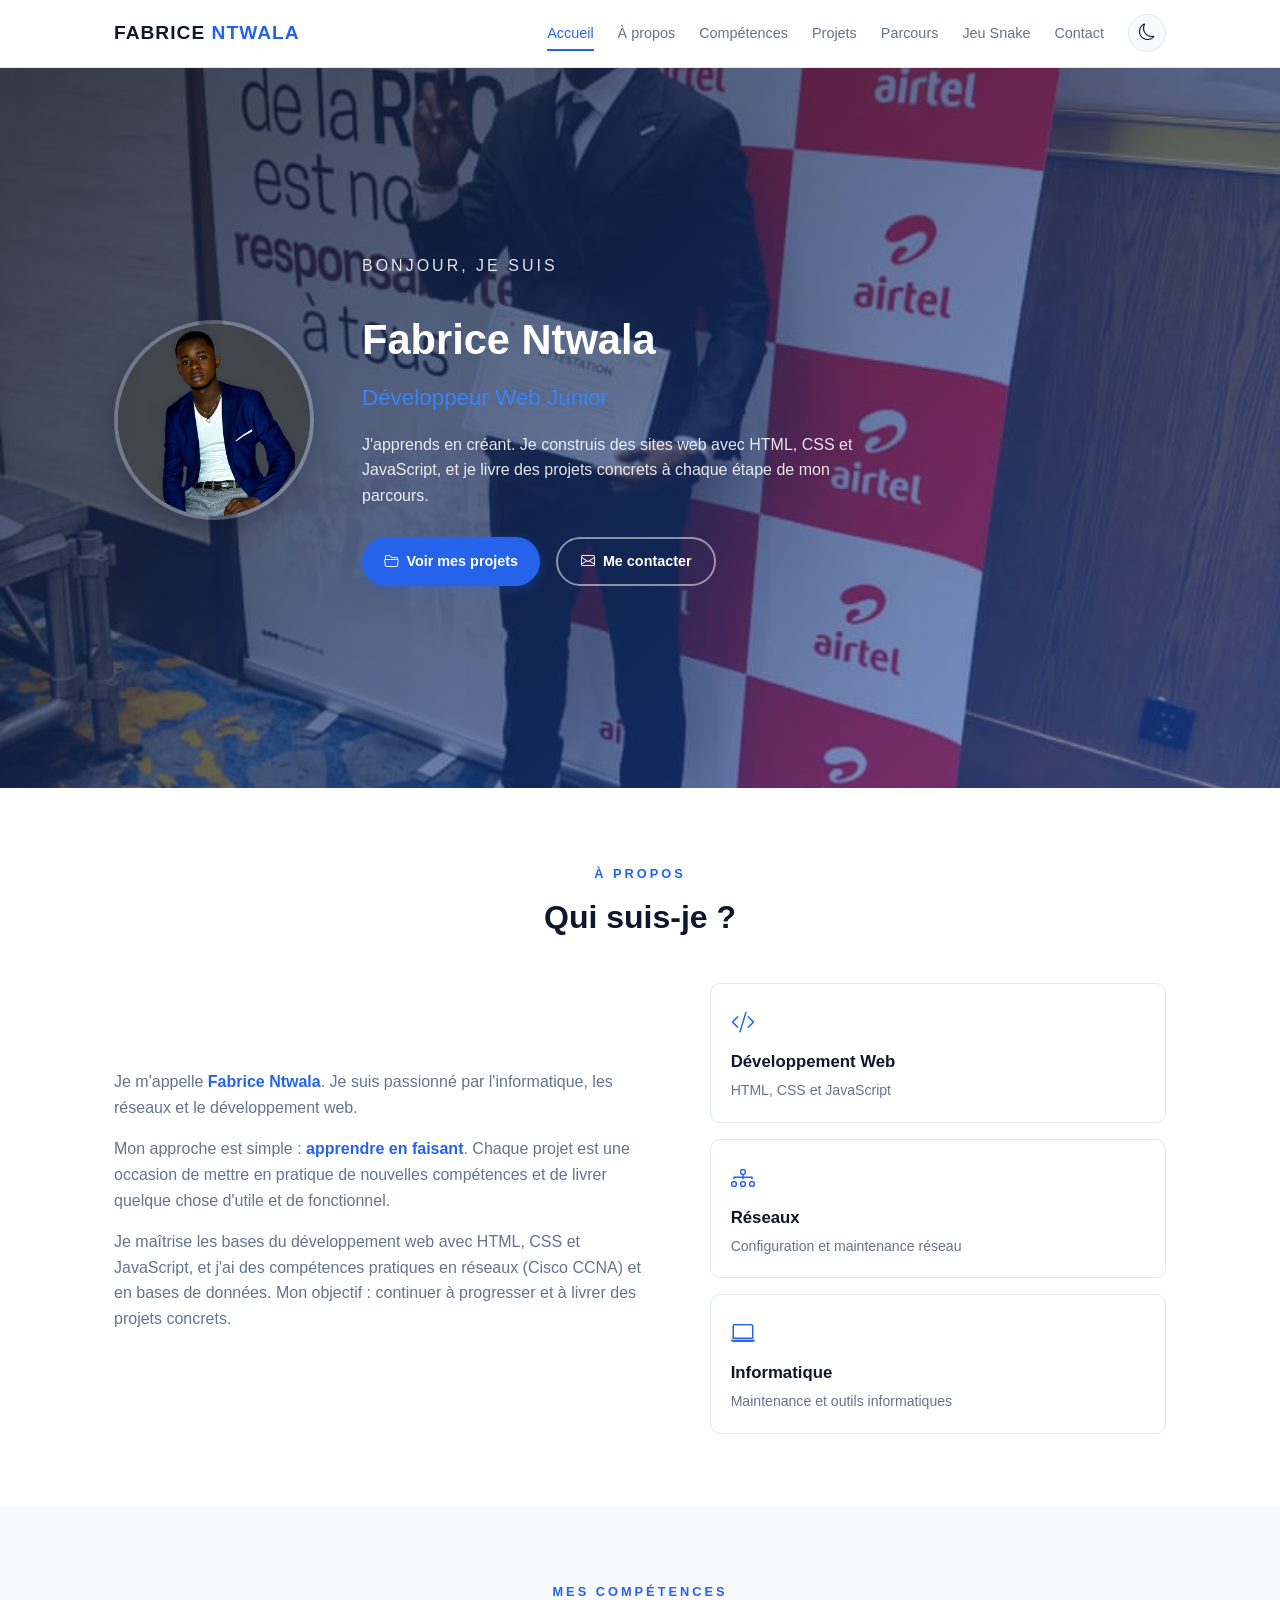
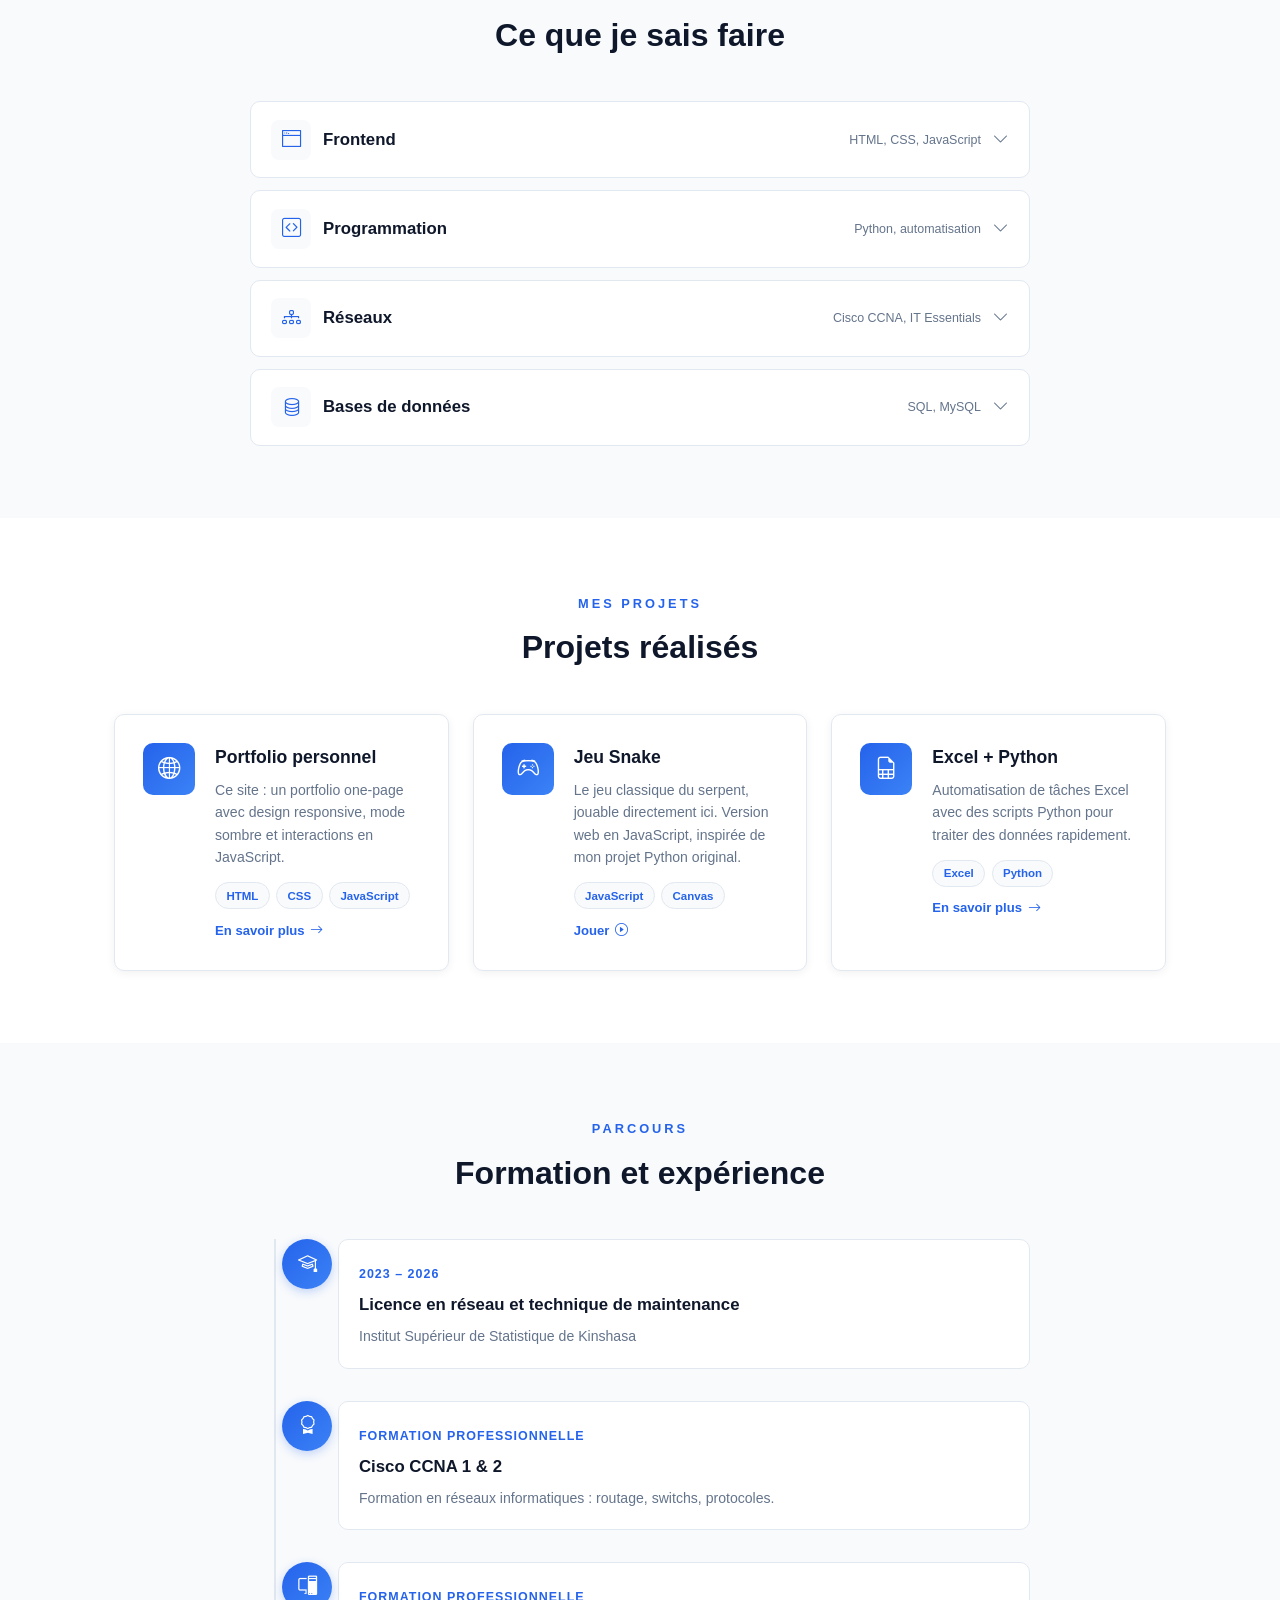
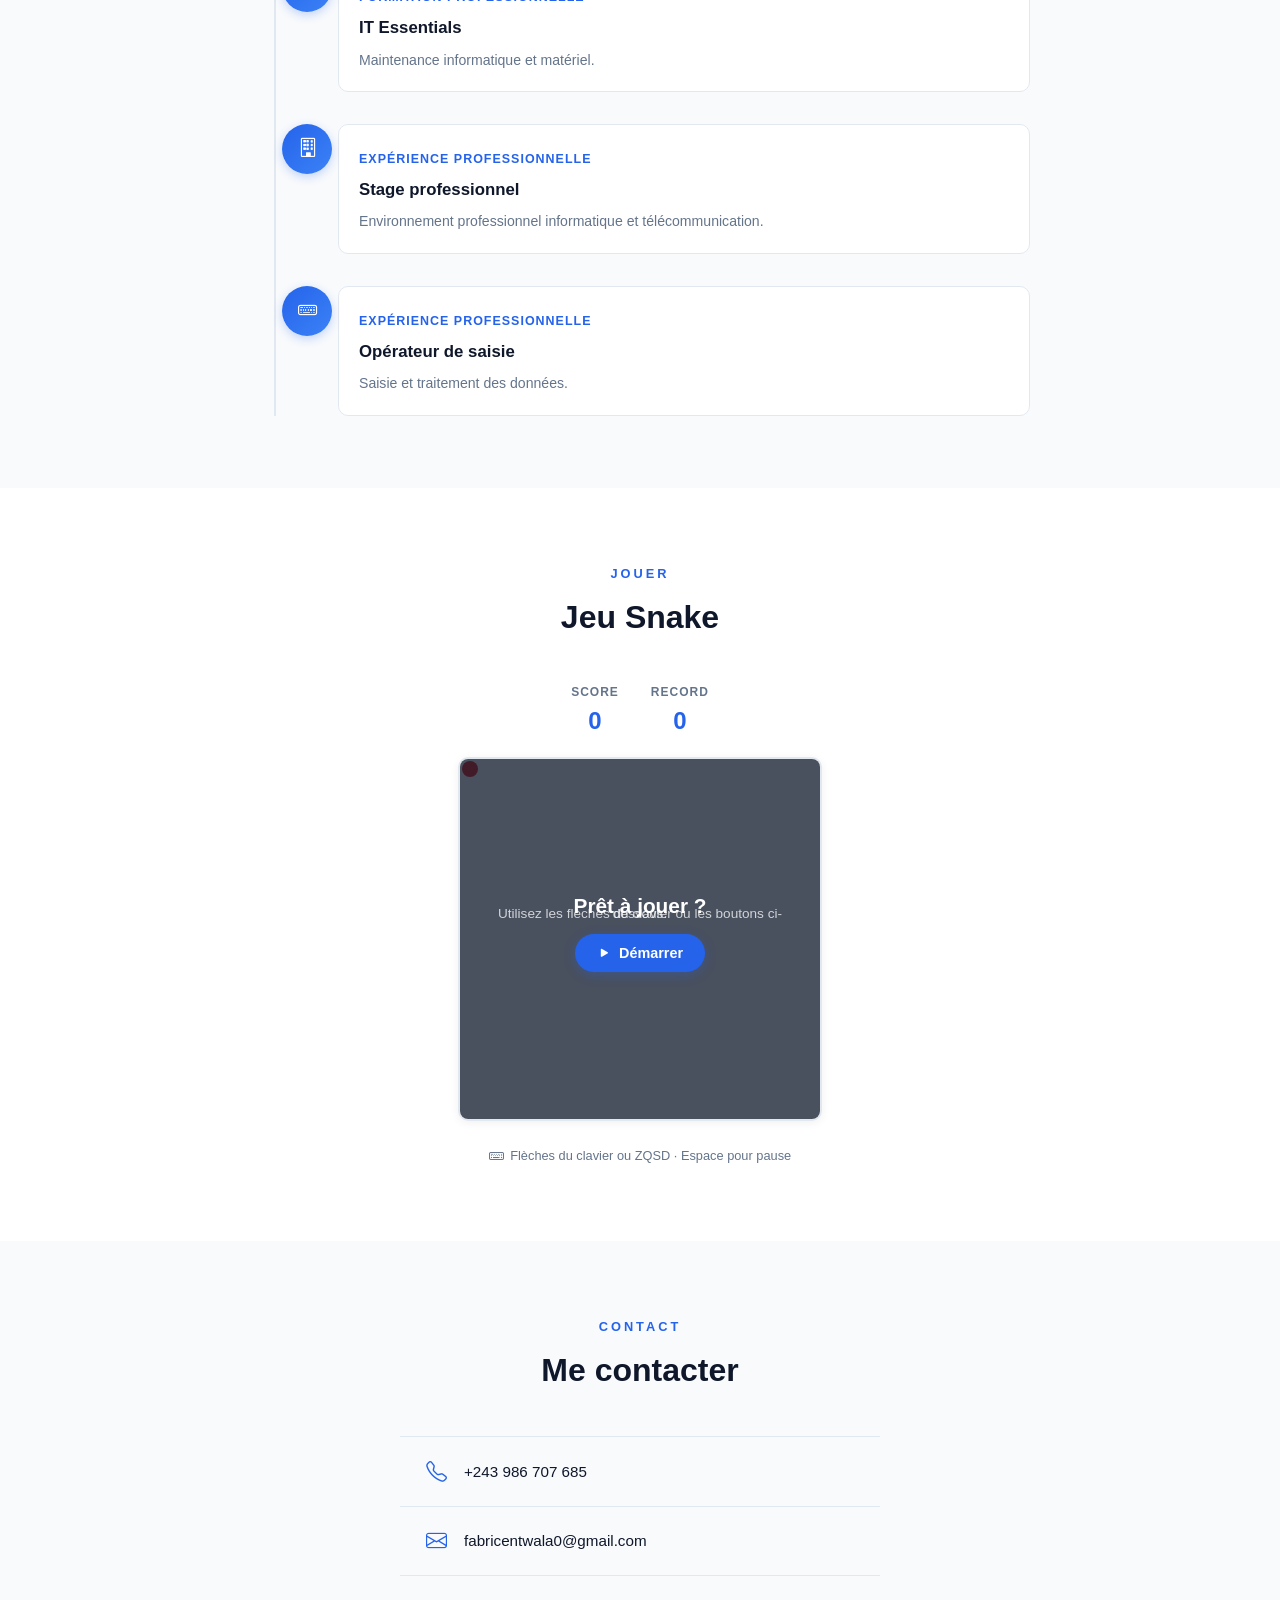
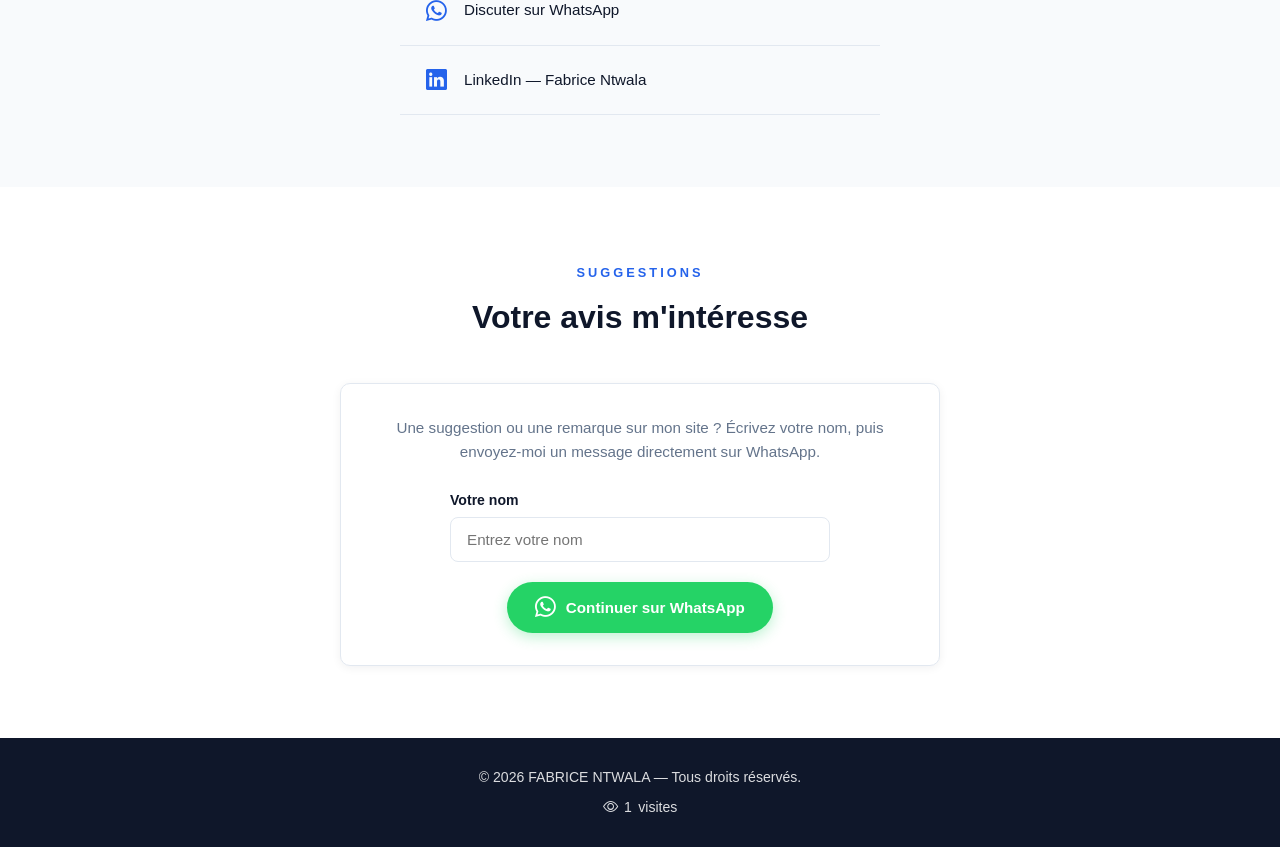
<file: index.html>
<!DOCTYPE html>
<html lang="fr">
<head>
    <meta charset="UTF-8">
    <meta name="viewport" content="width=device-width, initial-scale=1.0">
    <title>Fabrice Ntwala | Développeur Web Junior</title>
    <meta name="description" content="Portfolio de Fabrice Ntwala, développeur web junior passionné par l'informatique, les réseaux et la création de sites web modernes et responsives.">
    <meta property="og:title" content="Fabrice Ntwala | Portfolio">
    <meta property="og:description" content="Développeur web junior passionné par l'informatique, les réseaux et la création de sites web modernes.">
    <meta property="og:type" content="website">

    <link
        rel="stylesheet"
        href="https://cdn.jsdelivr.net/npm/bootstrap-icons@1.11.3/font/bootstrap-icons.min.css"
    >
    <link rel="icon" type="image/svg+xml" href="favicon.svg">
    <link rel="stylesheet" href="style.css">
    <meta property="og:image" content="https://bolt.new/static/og_default.png">
    <meta name="twitter:card" content="summary_large_image">
    <meta name="twitter:image" content="https://bolt.new/static/og_default.png">
</head>

<body>

    <!-- ================= HEADER ================= -->
    <header class="header">
        <div class="container nav-container">

            <a href="#accueil" class="logo">
                FABRICE <span>NTWALA</span>
            </a>

            <button
                class="menu-toggle"
                id="menu-toggle"
                aria-label="Ouvrir le menu"
                aria-expanded="false"
                type="button"
            >
                <i class="bi bi-list"></i>
            </button>

            <nav class="nav-menu" id="nav-menu">
                <a href="#accueil">Accueil</a>
                <a href="#apropos">À propos</a>
                <a href="#competences">Compétences</a>
                <a href="#projets">Projets</a>
                <a href="#parcours">Parcours</a>
                <a href="#snake">Jeu Snake</a>
                <a href="#contact">Contact</a>

                <button
                    id="theme-toggle"
                    class="theme-toggle"
                    aria-label="Changer le thème"
                    type="button"
                >
                    <i class="bi bi-moon"></i>
                </button>
            </nav>

        </div>
    </header>


    <!-- ================= ACCUEIL ================= -->
    <main>

        <section class="hero" id="accueil">

            <div class="hero-background" id="hero-background"></div>

            <div class="container hero-content">

                <div class="hero-photo">
                    <img
                        src="profil.jpg"
                        alt="Photo de profil de Fabrice Ntwala"
                    >
                </div>

                <div class="hero-text">

                    <p class="hero-small-title">Bonjour, je suis</p>

                    <h1>Fabrice Ntwala</h1>

                    <h2 class="hero-subtitle">Développeur Web Junior</h2>

                    <p>
                        J'apprends en créant. Je construis des sites web
                        avec HTML, CSS et JavaScript, et je livre des
                        projets concrets à chaque étape de mon parcours.
                    </p>

                    <div class="hero-buttons">

                        <a href="#projets" class="btn primary-btn">
                            <i class="bi bi-folder2-open"></i>
                            Voir mes projets
                        </a>

                        <a href="#contact" class="btn secondary-btn">
                            <i class="bi bi-envelope"></i>
                            Me contacter
                        </a>

                    </div>

                </div>

            </div>

        </section>


        <!-- ================= À PROPOS ================= -->
        <section class="section" id="apropos">
            <div class="container">

                <div class="section-title">
                    <span>À PROPOS</span>
                    <h2>Qui suis-je ?</h2>
                </div>

                <div class="about-content">

                    <div class="about-text">
                        <p>
                            Je m'appelle <strong>Fabrice Ntwala</strong>.
                            Je suis passionné par l'informatique, les
                            réseaux et le développement web.
                        </p>

                        <p>
                            Mon approche est simple : <strong>apprendre
                            en faisant</strong>. Chaque projet est une
                            occasion de mettre en pratique de nouvelles
                            compétences et de livrer quelque chose
                            d'utile et de fonctionnel.
                        </p>

                        <p>
                            Je maîtrise les bases du développement web
                            avec HTML, CSS et JavaScript, et j'ai des
                            compétences pratiques en réseaux (Cisco
                            CCNA) et en bases de données. Mon objectif :
                            continuer à progresser et à livrer des
                            projets concrets.
                        </p>
                    </div>

                    <div class="about-box">

                        <div>
                            <i class="bi bi-code-slash"></i>
                            <h3>Développement Web</h3>
                            <p>HTML, CSS et JavaScript</p>
                        </div>

                        <div>
                            <i class="bi bi-diagram-3"></i>
                            <h3>Réseaux</h3>
                            <p>Configuration et maintenance réseau</p>
                        </div>

                        <div>
                            <i class="bi bi-laptop"></i>
                            <h3>Informatique</h3>
                            <p>Maintenance et outils informatiques</p>
                        </div>

                    </div>

                </div>

            </div>
        </section>


        <!-- ================= COMPÉTENCES ================= -->
        <section class="section section-alt" id="competences">
            <div class="container">

                <div class="section-title">
                    <span>MES COMPÉTENCES</span>
                    <h2>Ce que je sais faire</h2>
                </div>

                <div class="skills-accordion">

                    <div class="skill-category">
                        <button class="skill-category-header" type="button" aria-expanded="false">
                            <span class="skill-category-icon"><i class="bi bi-window-fullscreen"></i></span>
                            <span class="skill-category-name">Frontend</span>
                            <span class="skill-category-badge">HTML, CSS, JavaScript</span>
                            <span class="skill-category-toggle"><i class="bi bi-chevron-down"></i></span>
                        </button>
                        <div class="skill-category-body">
                            <div class="skill-items">
                                <div class="skill-item">
                                    <i class="bi bi-filetype-html"></i>
                                    <div>
                                        <h4>HTML</h4>
                                        <p>Structure sémantique des pages web, formulaires, accessibilité.</p>
                                    </div>
                                </div>
                                <div class="skill-item">
                                    <i class="bi bi-filetype-css"></i>
                                    <div>
                                        <h4>CSS</h4>
                                        <p>Mise en page responsive, animations, mode clair/sombre.</p>
                                    </div>
                                </div>
                                <div class="skill-item">
                                    <i class="bi bi-filetype-js"></i>
                                    <div>
                                        <h4>JavaScript</h4>
                                        <p>Interactions, manipulation du DOM, formulaires, APIs.</p>
                                    </div>
                                </div>
                            </div>
                        </div>
                    </div>

                    <div class="skill-category">
                        <button class="skill-category-header" type="button" aria-expanded="false">
                            <span class="skill-category-icon"><i class="bi bi-code-square"></i></span>
                            <span class="skill-category-name">Programmation</span>
                            <span class="skill-category-badge">Python, automatisation</span>
                            <span class="skill-category-toggle"><i class="bi bi-chevron-down"></i></span>
                        </button>
                        <div class="skill-category-body">
                            <div class="skill-items">
                                <div class="skill-item">
                                    <i class="bi bi-code-square"></i>
                                    <div>
                                        <h4>Python</h4>
                                        <p>Automatisation, traitement de données, projets d'apprentissage.</p>
                                    </div>
                                </div>
                                <div class="skill-item">
                                    <i class="bi bi-file-earmark-spreadsheet"></i>
                                    <div>
                                        <h4>Automatisation Excel</h4>
                                        <p>Scripts Python pour traiter et automatiser des fichiers Excel.</p>
                                    </div>
                                </div>
                            </div>
                        </div>
                    </div>

                    <div class="skill-category">
                        <button class="skill-category-header" type="button" aria-expanded="false">
                            <span class="skill-category-icon"><i class="bi bi-diagram-3"></i></span>
                            <span class="skill-category-name">Réseaux</span>
                            <span class="skill-category-badge">Cisco CCNA, IT Essentials</span>
                            <span class="skill-category-toggle"><i class="bi bi-chevron-down"></i></span>
                        </button>
                        <div class="skill-category-body">
                            <div class="skill-items">
                                <div class="skill-item">
                                    <i class="bi bi-diagram-3"></i>
                                    <div>
                                        <h4>Réseaux informatiques</h4>
                                        <p>Configuration de réseaux locaux (LAN), TCP/IP, DNS, DHCP, dépannage.</p>
                                    </div>
                                </div>
                                <div class="skill-item">
                                    <i class="bi bi-router"></i>
                                    <div>
                                        <h4>Cisco CCNA 1 & 2</h4>
                                        <p>Paramétrage de routeurs et switchs, routage, sécurité réseau.</p>
                                    </div>
                                </div>
                                <div class="skill-item">
                                    <i class="bi bi-pc-display"></i>
                                    <div>
                                        <h4>IT Essentials</h4>
                                        <p>Maintenance matérielle et logicielle, support informatique.</p>
                                    </div>
                                </div>
                            </div>
                        </div>
                    </div>

                    <div class="skill-category">
                        <button class="skill-category-header" type="button" aria-expanded="false">
                            <span class="skill-category-icon"><i class="bi bi-database"></i></span>
                            <span class="skill-category-name">Bases de données</span>
                            <span class="skill-category-badge">SQL, MySQL</span>
                            <span class="skill-category-toggle"><i class="bi bi-chevron-down"></i></span>
                        </button>
                        <div class="skill-category-body">
                            <div class="skill-items">
                                <div class="skill-item">
                                    <i class="bi bi-server"></i>
                                    <div>
                                        <h4>SQL</h4>
                                        <p>Requêtes SELECT, INSERT, UPDATE, JOIN, filtrage et tri.</p>
                                    </div>
                                </div>
                                <div class="skill-item">
                                    <i class="bi bi-hdd-network"></i>
                                    <div>
                                        <h4>MySQL</h4>
                                        <p>Création de tables, relations, administration et optimisation.</p>
                                    </div>
                                </div>
                            </div>
                        </div>
                    </div>

                </div>

            </div>
        </section>


        <!-- ================= PROJETS ================= -->
        <section class="section" id="projets">
            <div class="container">

                <div class="section-title">
                    <span>MES PROJETS</span>
                    <h2>Projets réalisés</h2>
                </div>

                <div class="projects-grid">

                    <article class="project-card"
                        data-project="portfolio"
                        tabindex="0"
                        role="button"
                        aria-label="En savoir plus sur Portfolio personnel">
                        <div class="project-icon">
                            <i class="bi bi-globe2"></i>
                        </div>

                        <div class="project-content">
                            <h3>Portfolio personnel</h3>

                            <p>
                                Ce site : un portfolio one-page avec
                                design responsive, mode sombre et
                                interactions en JavaScript.
                            </p>

                            <div class="tags">
                                <span>HTML</span>
                                <span>CSS</span>
                                <span>JavaScript</span>
                            </div>

                            <span class="project-more">En savoir plus <i class="bi bi-arrow-right"></i></span>
                        </div>
                    </article>


                    <article class="project-card"
                        data-project="snake"
                        tabindex="0"
                        role="button"
                        aria-label="Jouer au Jeu Snake">
                        <div class="project-icon">
                            <i class="bi bi-controller"></i>
                        </div>

                        <div class="project-content">
                            <h3>Jeu Snake</h3>

                            <p>
                                Le jeu classique du serpent, jouable
                                directement ici. Version web en
                                JavaScript, inspirée de mon projet
                                Python original.
                            </p>

                            <div class="tags">
                                <span>JavaScript</span>
                                <span>Canvas</span>
                            </div>

                            <span class="project-more">Jouer <i class="bi bi-play-circle"></i></span>
                        </div>
                    </article>


                    <article class="project-card"
                        data-project="excel-python"
                        tabindex="0"
                        role="button"
                        aria-label="En savoir plus sur Excel + Python">
                        <div class="project-icon">
                            <i class="bi bi-file-earmark-spreadsheet"></i>
                        </div>

                        <div class="project-content">
                            <h3>Excel + Python</h3>

                            <p>
                                Automatisation de tâches Excel avec
                                des scripts Python pour traiter des
                                données rapidement.
                            </p>

                            <div class="tags">
                                <span>Excel</span>
                                <span>Python</span>
                            </div>

                            <span class="project-more">En savoir plus <i class="bi bi-arrow-right"></i></span>
                        </div>
                    </article>

                </div>

            </div>
        </section>


        <!-- ================= PARCOURS (FORMATION + EXPÉRIENCE) ================= -->
        <section class="section section-alt" id="parcours">
            <div class="container">

                <div class="section-title">
                    <span>PARCOURS</span>
                    <h2>Formation et expérience</h2>
                </div>

                <div class="timeline">

                    <div class="timeline-item">
                        <div class="timeline-icon">
                            <i class="bi bi-mortarboard"></i>
                        </div>

                        <div class="timeline-content">
                            <span>2023 – 2026</span>
                            <h3>Licence en réseau et technique de maintenance</h3>
                            <p>Institut Supérieur de Statistique de Kinshasa</p>
                        </div>
                    </div>


                    <div class="timeline-item">
                        <div class="timeline-icon">
                            <i class="bi bi-award"></i>
                        </div>

                        <div class="timeline-content">
                            <span>Formation professionnelle</span>
                            <h3>Cisco CCNA 1 & 2</h3>
                            <p>Formation en réseaux informatiques : routage, switchs, protocoles.</p>
                        </div>
                    </div>


                    <div class="timeline-item">
                        <div class="timeline-icon">
                            <i class="bi bi-pc-display"></i>
                        </div>

                        <div class="timeline-content">
                            <span>Formation professionnelle</span>
                            <h3>IT Essentials</h3>
                            <p>Maintenance informatique et matériel.</p>
                        </div>
                    </div>


                    <div class="timeline-item">
                        <div class="timeline-icon">
                            <i class="bi bi-building"></i>
                        </div>

                        <div class="timeline-content">
                            <span>Expérience professionnelle</span>
                            <h3>Stage professionnel</h3>
                            <p>Environnement professionnel informatique et télécommunication.</p>
                        </div>
                    </div>


                    <div class="timeline-item">
                        <div class="timeline-icon">
                            <i class="bi bi-keyboard"></i>
                        </div>

                        <div class="timeline-content">
                            <span>Expérience professionnelle</span>
                            <h3>Opérateur de saisie</h3>
                            <p>Saisie et traitement des données.</p>
                        </div>
                    </div>

                </div>

            </div>
        </section>


        <!-- ================= JEU SNAKE ================= -->
        <section class="section" id="snake">
            <div class="container">

                <div class="section-title">
                    <span>JOUER</span>
                    <h2>Jeu Snake</h2>
                </div>

                <div class="snake-game">
                    <div class="snake-header">
                        <div class="snake-score">
                            <span class="snake-score-label">Score</span>
                            <span id="snake-score" class="snake-score-value">0</span>
                        </div>
                        <div class="snake-score">
                            <span class="snake-score-label">Record</span>
                            <span id="snake-best" class="snake-score-value">0</span>
                        </div>
                    </div>

                    <div class="snake-canvas-wrapper">
                        <canvas id="snake-canvas" width="360" height="360"></canvas>
                        <div class="snake-overlay" id="snake-overlay">
                            <div class="snake-overlay-content">
                                <h3 id="snake-overlay-title">Prêt à jouer ?</h3>
                                <p id="snake-overlay-text">Utilisez les flèches du clavier ou les boutons ci-dessous.</p>
                                <button type="button" class="btn primary-btn" id="snake-start-btn">
                                    <i class="bi bi-play-fill"></i>
                                    <span id="snake-start-text">Démarrer</span>
                                </button>
                            </div>
                        </div>
                    </div>

                    <div class="snake-controls">
                        <button type="button" class="snake-dir-btn" data-dir="up" aria-label="Haut">
                            <i class="bi bi-arrow-up"></i>
                        </button>
                        <div class="snake-dir-row">
                            <button type="button" class="snake-dir-btn" data-dir="left" aria-label="Gauche">
                                <i class="bi bi-arrow-left"></i>
                            </button>
                            <button type="button" class="snake-dir-btn" data-dir="down" aria-label="Bas">
                                <i class="bi bi-arrow-down"></i>
                            </button>
                            <button type="button" class="snake-dir-btn" data-dir="right" aria-label="Droite">
                                <i class="bi bi-arrow-right"></i>
                            </button>
                        </div>
                    </div>

                    <p class="snake-hint">
                        <i class="bi bi-keyboard"></i>
                        Flèches du clavier ou ZQSD · Espace pour pause
                    </p>
                </div>

            </div>
        </section>


        <!-- ================= CONTACT ================= -->
        <section class="section section-alt" id="contact">
            <div class="container">

                <div class="section-title">
                    <span>CONTACT</span>
                    <h2>Me contacter</h2>
                </div>

                <div class="contact-simple">

                    <a href="tel:+243986707685" class="contact-line">
                        <i class="bi bi-telephone"></i>
                        <span>+243 986 707 685</span>
                    </a>

                    <a href="mailto:fabricentwala0@gmail.com" class="contact-line">
                        <i class="bi bi-envelope"></i>
                        <span>fabricentwala0@gmail.com</span>
                    </a>

                    <a href="https://wa.me/243986707685" target="_blank" rel="noopener noreferrer" class="contact-line">
                        <i class="bi bi-whatsapp"></i>
                        <span>Discuter sur WhatsApp</span>
                    </a>

                    <a href="https://www.linkedin.com/in/fabrice-ntwala-4a945440a" target="_blank" rel="noopener noreferrer" class="contact-line">
                        <i class="bi bi-linkedin"></i>
                        <span>LinkedIn — Fabrice Ntwala</span>
                    </a>

                </div>

            </div>
        </section>


        <!-- ================= SUGGESTIONS ================= -->
        <section class="section" id="suggestions">
            <div class="container">

                <div class="section-title">
                    <span>SUGGESTIONS</span>
                    <h2>Votre avis m'intéresse</h2>
                </div>

                <div class="suggestion-box">

                    <p>
                        Une suggestion ou une remarque sur mon site ?
                        Écrivez votre nom, puis envoyez-moi un message
                        directement sur WhatsApp.
                    </p>

                    <form id="whatsapp-form">

                        <div class="form-group">
                            <label for="visitor-name">Votre nom</label>
                            <input
                                type="text"
                                id="visitor-name"
                                name="visitor-name"
                                placeholder="Entrez votre nom"
                                required
                            >
                        </div>

                        <button type="submit" class="whatsapp-btn">
                            <i class="bi bi-whatsapp"></i>
                            Continuer sur WhatsApp
                        </button>

                    </form>

                </div>

            </div>
        </section>

    </main>


    <!-- ================= FOOTER ================= -->
    <footer class="footer">
        <div class="container">
            <p>
                © <span id="current-year"></span>
                FABRICE NTWALA — Tous droits réservés.
            </p>
            <p class="visit-counter">
                <i class="bi bi-eye"></i>
                <span id="visit-count">0</span> visites
            </p>
        </div>
    </footer>

    <button id="back-to-top" class="back-to-top" aria-label="Retour en haut" type="button">
        <i class="bi bi-arrow-up"></i>
    </button>





    <!-- ================= MODALE PROJETS ================= -->
    <div class="modal-overlay" id="modal-overlay" aria-hidden="true">
        <div class="modal" id="modal" role="dialog" aria-modal="true" aria-labelledby="modal-title">
            <button class="modal-close" id="modal-close" type="button" aria-label="Fermer la fenetre">
                <i class="bi bi-x-lg"></i>
            </button>
            <div class="modal-icon" id="modal-icon"></div>
            <h3 class="modal-title" id="modal-title"></h3>
            <p class="modal-description" id="modal-description"></p>
            <div class="modal-section">
                <h4 id="modal-uses-title"></h4>
                <ul class="modal-list" id="modal-uses"></ul>
            </div>
            <div class="modal-section">
                <h4 id="modal-projects-title"></h4>
                <p id="modal-projects"></p>
            </div>
        </div>
    </div>

    <script src="script.js"></script>

</body>
</html>
</file>
<file: style.css>
/* ===================== RESET & VARIABLES ===================== */
* {
    margin: 0;
    padding: 0;
    box-sizing: border-box;
}

:root {
    --primary: #2563eb;
    --primary-dark: #1e40af;
    --accent: #3b82f6;
    --bg: #ffffff;
    --bg-alt: #f8fafc;
    --text: #0f172a;
    --text-muted: #64748b;
    --card-bg: #ffffff;
    --border: #e2e8f0;
    --shadow: 0 2px 10px rgba(15, 23, 42, 0.06);
    --shadow-hover: 0 6px 20px rgba(15, 23, 42, 0.1);
    --radius: 10px;
    --transition: 0.25s ease;
}

body.dark-theme {
    --primary: #3b82f6;
    --primary-dark: #60a5fa;
    --accent: #60a5fa;
    --bg: #0f172a;
    --bg-alt: #1a2538;
    --text: #f1f5f9;
    --text-muted: #94a3b8;
    --card-bg: #1e293b;
    --border: #334155;
    --shadow: 0 2px 10px rgba(0, 0, 0, 0.2);
    --shadow-hover: 0 6px 20px rgba(0, 0, 0, 0.35);
}

html {
    scroll-behavior: smooth;
}

body {
    font-family: 'Segoe UI', Tahoma, Geneva, Verdana, sans-serif;
    background: var(--bg);
    color: var(--text);
    line-height: 1.6;
    transition: background var(--transition), color var(--transition);
    overflow-x: hidden;
}

img {
    max-width: 100%;
    display: block;
}

a {
    text-decoration: none;
    color: inherit;
}

ul {
    list-style: none;
}

/* ===================== CONTAINER ===================== */
.container {
    width: 100%;
    max-width: 1100px;
    margin: 0 auto;
    padding: 0 1.5rem;
}

/* ===================== HEADER ===================== */
.header {
    position: sticky;
    top: 0;
    z-index: 1000;
    background: var(--bg);
    border-bottom: 1px solid var(--border);
    transition: background var(--transition), border-color var(--transition);
}

.nav-container {
    display: flex;
    align-items: center;
    justify-content: space-between;
    padding: 0.9rem 1.5rem;
    gap: 1rem;
}

.logo {
    font-size: 1.2rem;
    font-weight: 800;
    letter-spacing: 1px;
    color: var(--text);
    white-space: nowrap;
}

.logo span {
    color: var(--primary);
}

.nav-menu {
    display: flex;
    align-items: center;
    gap: 1.5rem;
    flex-wrap: wrap;
}

.nav-menu a {
    font-size: 0.9rem;
    font-weight: 500;
    color: var(--text-muted);
    transition: color var(--transition);
    position: relative;
    white-space: nowrap;
}

.nav-menu a:hover {
    color: var(--primary);
}

.nav-menu a::after {
    content: '';
    position: absolute;
    bottom: -6px;
    left: 0;
    width: 0;
    height: 2px;
    background: var(--primary);
    transition: width var(--transition);
}

.nav-menu a:hover::after {
    width: 100%;
}

.menu-toggle {
    display: none;
    background: none;
    border: none;
    font-size: 1.75rem;
    color: var(--text);
    cursor: pointer;
}

.theme-toggle {
    background: var(--bg-alt);
    border: 1px solid var(--border);
    color: var(--text);
    width: 38px;
    height: 38px;
    border-radius: 50%;
    cursor: pointer;
    display: flex;
    align-items: center;
    justify-content: center;
    font-size: 1.05rem;
    transition: all var(--transition);
    flex-shrink: 0;
}

.theme-toggle:hover {
    background: var(--primary);
    color: #fff;
}

/* ===================== HERO ===================== */
.hero {
    position: relative;
    padding: 5rem 0 6rem;
    overflow: hidden;
    min-height: 80vh;
    display: flex;
    align-items: center;
}

.hero-background {
    position: absolute;
    inset: 0;
    background-size: cover;
    background-position: center;
    background-repeat: no-repeat;
    z-index: 0;
    opacity: 1;
    transition: opacity 1.2s ease-in-out;
}

.hero-background::after {
    content: '';
    position: absolute;
    inset: 0;
    background: linear-gradient(
        135deg,
        rgba(15, 23, 42, 0.82),
        rgba(37, 99, 235, 0.5)
    );
}

body.dark-theme .hero-background::after {
    background: linear-gradient(
        135deg,
        rgba(2, 6, 23, 0.88),
        rgba(30, 64, 175, 0.55)
    );
}

.hero-content {
    position: relative;
    z-index: 1;
    display: flex;
    align-items: center;
    gap: 3rem;
    color: #fff;
}

.hero-photo {
    flex-shrink: 0;
    width: 200px;
    height: 200px;
    border-radius: 50%;
    overflow: hidden;
    border: 4px solid rgba(255, 255, 255, 0.25);
    box-shadow: 0 8px 30px rgba(0, 0, 0, 0.25);
}

.hero-photo img {
    width: 100%;
    height: 100%;
    object-fit: cover;
}

.hero-small-title {
    font-size: 0.9rem;
    letter-spacing: 3px;
    text-transform: uppercase;
    color: rgba(255, 255, 255, 0.7);
    margin-bottom: 0.5rem;
}

.hero-text h1 {
    font-size: clamp(1.8rem, 4vw, 2.6rem);
    font-weight: 800;
    margin-bottom: 0.4rem;
}

.hero-subtitle {
    font-size: clamp(1.1rem, 2.5vw, 1.4rem);
    font-weight: 500;
    color: var(--accent);
    margin-bottom: 1rem;
}

.hero-text p {
    max-width: 520px;
    margin-bottom: 1.75rem;
    color: rgba(255, 255, 255, 0.88);
    font-size: 1rem;
}

.hero-buttons {
    display: flex;
    gap: 1rem;
    flex-wrap: wrap;
}

.btn {
    display: inline-flex;
    align-items: center;
    gap: 0.5rem;
    padding: 0.7rem 1.4rem;
    border-radius: 50px;
    font-weight: 600;
    font-size: 0.9rem;
    border: none;
    cursor: pointer;
    transition: all var(--transition);
}

.small-btn {
    padding: 0.55rem 1.2rem;
    font-size: 0.85rem;
}

.primary-btn {
    background: var(--primary);
    color: #fff;
    box-shadow: 0 3px 12px rgba(37, 99, 235, 0.3);
}

.primary-btn:hover {
    background: var(--primary-dark);
    transform: translateY(-2px);
    box-shadow: 0 5px 16px rgba(37, 99, 235, 0.4);
}

.secondary-btn {
    background: transparent;
    color: var(--text);
    border: 2px solid var(--border);
}

.secondary-btn:hover {
    border-color: var(--primary);
    color: var(--primary);
    transform: translateY(-2px);
}

.hero .secondary-btn {
    background: transparent;
    color: #fff;
    border: 2px solid rgba(255, 255, 255, 0.5);
}

.hero .secondary-btn:hover {
    background: rgba(255, 255, 255, 0.1);
    border-color: #fff;
}

/* ===================== SECTIONS ===================== */
.section {
    padding: 4.5rem 0;
}

.section-alt {
    background: var(--bg-alt);
}

.section-title {
    text-align: center;
    margin-bottom: 2.5rem;
}

.section-title span,
.section-label {
    display: inline-block;
    font-size: 0.8rem;
    letter-spacing: 3px;
    text-transform: uppercase;
    color: var(--primary);
    font-weight: 700;
    margin-bottom: 0.5rem;
}

.section-title h2 {
    font-size: clamp(1.5rem, 3vw, 2rem);
    font-weight: 800;
    color: var(--text);
}

/* ===================== À PROPOS ===================== */
.about-content {
    display: grid;
    grid-template-columns: 1.2fr 1fr;
    gap: 3rem;
    align-items: center;
}

.about-text p {
    margin-bottom: 1rem;
    color: var(--text-muted);
}

.about-text strong {
    color: var(--primary);
}

.about-box {
    display: flex;
    flex-direction: column;
    gap: 1rem;
}

.about-box > div {
    background: var(--card-bg);
    padding: 1.25rem;
    border-radius: var(--radius);
    border: 1px solid var(--border);
    transition: border-color var(--transition);
}

.about-box > div:hover {
    border-color: var(--primary);
}

.about-box i {
    font-size: 1.5rem;
    color: var(--primary);
    margin-bottom: 0.4rem;
    display: inline-block;
}

.about-box h3 {
    font-size: 1.05rem;
    margin-bottom: 0.2rem;
    color: var(--text);
}

.about-box p {
    font-size: 0.88rem;
    color: var(--text-muted);
}

/* ===================== COMPÉTENCES — ACCORDÉON ===================== */
.skills-accordion {
    max-width: 780px;
    margin: 0 auto;
    display: flex;
    flex-direction: column;
    gap: 0.75rem;
}

.skill-category {
    background: var(--card-bg);
    border: 1px solid var(--border);
    border-radius: var(--radius);
    overflow: hidden;
    transition: border-color var(--transition);
}

.skill-category:hover {
    border-color: var(--primary);
}

.skill-category-header {
    width: 100%;
    display: flex;
    align-items: center;
    gap: 0.75rem;
    padding: 1.1rem 1.25rem;
    background: none;
    border: none;
    cursor: pointer;
    font-family: inherit;
    color: var(--text);
    text-align: left;
    transition: background var(--transition);
}

.skill-category-header:hover {
    background: var(--bg-alt);
}

.skill-category-icon {
    flex-shrink: 0;
    width: 40px;
    height: 40px;
    border-radius: 8px;
    background: var(--bg-alt);
    display: flex;
    align-items: center;
    justify-content: center;
    color: var(--primary);
    font-size: 1.2rem;
}

.skill-category-name {
    font-size: 1.05rem;
    font-weight: 700;
    color: var(--text);
}

.skill-category-badge {
    margin-left: auto;
    font-size: 0.78rem;
    color: var(--text-muted);
    font-weight: 500;
    white-space: nowrap;
}

.skill-category-toggle {
    flex-shrink: 0;
    color: var(--text-muted);
    font-size: 1rem;
    transition: transform var(--transition);
}

.skill-category-header[aria-expanded="true"] .skill-category-toggle {
    transform: rotate(180deg);
}

.skill-category-body {
    max-height: 0;
    overflow: hidden;
    transition: max-height 0.35s ease;
}

.skill-category.open .skill-category-body {
    max-height: 600px;
}

.skill-items {
    padding: 0.5rem 1.25rem 1.25rem;
    display: flex;
    flex-direction: column;
    gap: 1rem;
}

.skill-item {
    display: flex;
    gap: 0.85rem;
    align-items: flex-start;
    padding: 0.85rem;
    border-radius: 8px;
    background: var(--bg-alt);
}

.skill-item i {
    flex-shrink: 0;
    font-size: 1.4rem;
    color: var(--primary);
    margin-top: 0.1rem;
}

.skill-item h4 {
    font-size: 0.95rem;
    font-weight: 700;
    color: var(--text);
    margin-bottom: 0.2rem;
}

.skill-item p {
    font-size: 0.85rem;
    color: var(--text-muted);
}

/* ===================== PROJETS ===================== */
.projects-grid {
    display: grid;
    grid-template-columns: repeat(auto-fit, minmax(300px, 1fr));
    gap: 1.5rem;
}

.project-card {
    background: var(--card-bg);
    border: 1px solid var(--border);
    border-radius: var(--radius);
    padding: 1.75rem;
    box-shadow: var(--shadow);
    transition: all var(--transition);
    display: flex;
    gap: 1.25rem;
    cursor: pointer;
}

.project-card:hover {
    transform: translateY(-4px);
    border-color: var(--primary);
    box-shadow: var(--shadow-hover);
}

.project-card:focus-visible {
    outline: 3px solid var(--primary);
    outline-offset: 2px;
}

.project-icon {
    flex-shrink: 0;
    width: 52px;
    height: 52px;
    border-radius: 10px;
    background: linear-gradient(135deg, var(--primary), var(--accent));
    display: flex;
    align-items: center;
    justify-content: center;
    color: #fff;
    font-size: 1.4rem;
}

.project-content h3 {
    font-size: 1.1rem;
    margin-bottom: 0.5rem;
    color: var(--text);
}

.project-content p {
    font-size: 0.88rem;
    color: var(--text-muted);
    margin-bottom: 0.85rem;
}

.tags {
    display: flex;
    flex-wrap: wrap;
    gap: 0.4rem;
}

.tags span {
    font-size: 0.72rem;
    padding: 0.2rem 0.65rem;
    background: var(--bg-alt);
    color: var(--primary);
    border-radius: 50px;
    font-weight: 600;
    border: 1px solid var(--border);
}

.project-more {
    display: inline-flex;
    align-items: center;
    gap: 0.35rem;
    font-size: 0.82rem;
    color: var(--primary);
    font-weight: 600;
    margin-top: 0.65rem;
    transition: gap var(--transition);
}

.project-card:hover .project-more {
    gap: 0.55rem;
}

/* ===================== PARCOURS — TIMELINE ===================== */
.timeline {
    position: relative;
    max-width: 780px;
    margin: 0 auto;
    padding-left: 2rem;
}

.timeline::before {
    content: '';
    position: absolute;
    left: 24px;
    top: 0;
    bottom: 0;
    width: 2px;
    background: var(--border);
}

.timeline-item {
    position: relative;
    padding-left: 3.5rem;
    margin-bottom: 2rem;
}

.timeline-item:last-child {
    margin-bottom: 0;
}

.timeline-icon {
    position: absolute;
    left: 0;
    top: 0;
    width: 50px;
    height: 50px;
    border-radius: 50%;
    background: linear-gradient(135deg, var(--primary), var(--accent));
    display: flex;
    align-items: center;
    justify-content: center;
    color: #fff;
    font-size: 1.2rem;
    box-shadow: 0 3px 10px rgba(37, 99, 235, 0.25);
    z-index: 1;
}

.timeline-content {
    background: var(--card-bg);
    padding: 1.25rem;
    border-radius: var(--radius);
    border: 1px solid var(--border);
    transition: border-color var(--transition);
}

.timeline-content:hover {
    border-color: var(--primary);
}

.timeline-content span {
    font-size: 0.78rem;
    color: var(--primary);
    font-weight: 700;
    letter-spacing: 1px;
    text-transform: uppercase;
}

.timeline-content h3 {
    font-size: 1.05rem;
    margin: 0.4rem 0;
    color: var(--text);
}

.timeline-content p {
    font-size: 0.88rem;
    color: var(--text-muted);
}

/* ===================== JEU SNAKE ===================== */
.snake-game {
    max-width: 440px;
    margin: 0 auto;
    text-align: center;
}

.snake-header {
    display: flex;
    justify-content: center;
    gap: 2rem;
    margin-bottom: 1rem;
}

.snake-score {
    display: flex;
    flex-direction: column;
    align-items: center;
}

.snake-score-label {
    font-size: 0.75rem;
    text-transform: uppercase;
    letter-spacing: 1px;
    color: var(--text-muted);
    font-weight: 700;
}

.snake-score-value {
    font-size: 1.5rem;
    font-weight: 800;
    color: var(--primary);
}

.snake-canvas-wrapper {
    position: relative;
    display: inline-block;
    border-radius: var(--radius);
    overflow: hidden;
    border: 2px solid var(--border);
    box-shadow: var(--shadow);
    line-height: 0;
}

#snake-canvas {
    display: block;
    background: var(--bg-alt);
}

.snake-overlay {
    position: absolute;
    inset: 0;
    background: rgba(15, 23, 42, 0.75);
    display: flex;
    align-items: center;
    justify-content: center;
    color: #fff;
    transition: opacity 0.3s ease;
}

.snake-overlay.hidden {
    opacity: 0;
    pointer-events: none;
}

.snake-overlay-content {
    text-align: center;
    padding: 1rem;
}

.snake-overlay-content h3 {
    font-size: 1.3rem;
    margin-bottom: 0.5rem;
    color: #fff;
}

.snake-overlay-content p {
    font-size: 0.85rem;
    color: rgba(255, 255, 255, 0.75);
    margin-bottom: 1.25rem;
}

.snake-overlay-content .btn {
    margin: 0 auto;
}

.snake-controls {
    margin-top: 1rem;
    display: flex;
    flex-direction: column;
    align-items: center;
    gap: 0.5rem;
}

.snake-dir-row {
    display: flex;
    gap: 0.5rem;
}

.snake-dir-btn {
    width: 48px;
    height: 48px;
    border-radius: 10px;
    border: 1px solid var(--border);
    background: var(--card-bg);
    color: var(--text);
    font-size: 1.1rem;
    cursor: pointer;
    display: flex;
    align-items: center;
    justify-content: center;
    transition: all var(--transition);
}

.snake-dir-btn:hover {
    background: var(--primary);
    color: #fff;
    border-color: var(--primary);
}

.snake-dir-btn:active {
    transform: scale(0.92);
}

.snake-hint {
    margin-top: 1rem;
    font-size: 0.8rem;
    color: var(--text-muted);
    display: flex;
    align-items: center;
    justify-content: center;
    gap: 0.4rem;
}

.snake-hint i {
    font-size: 0.95rem;
}

@media (max-width: 480px) {
    .snake-dir-btn {
        width: 44px;
        height: 44px;
    }
}

@media (min-width: 481px) {
    .snake-controls {
        display: none;
    }
}

/* ===================== CONTACT ===================== */
.contact-simple {
    max-width: 480px;
    margin: 0 auto;
    display: flex;
    flex-direction: column;
    gap: 0;
}

.contact-line {
    display: flex;
    align-items: center;
    gap: 1rem;
    padding: 1.1rem 1.5rem;
    border-bottom: 1px solid var(--border);
    transition: all var(--transition);
}

.contact-line:first-child {
    border-top: 1px solid var(--border);
}

.contact-line:hover {
    padding-left: 1.75rem;
    color: var(--primary);
}

.contact-line i {
    font-size: 1.3rem;
    color: var(--primary);
    flex-shrink: 0;
    width: 24px;
    text-align: center;
}

.contact-line span {
    font-size: 0.95rem;
    color: var(--text);
    transition: color var(--transition);
}

.contact-line:hover span {
    color: var(--primary);
}

/* ===================== SUGGESTIONS ===================== */
.suggestion-box {
    max-width: 600px;
    margin: 0 auto;
    background: var(--card-bg);
    padding: 2rem;
    border-radius: var(--radius);
    border: 1px solid var(--border);
    box-shadow: var(--shadow);
    text-align: center;
}

.suggestion-box > p {
    text-align: center;
    color: var(--text-muted);
    margin-bottom: 1.5rem;
    font-size: 0.95rem;
}

#whatsapp-form {
    display: flex;
    flex-direction: column;
    align-items: center;
    gap: 1.25rem;
    margin-top: 1.5rem;
}

#whatsapp-form .form-group {
    width: 100%;
    max-width: 380px;
    text-align: left;
}

#whatsapp-form label {
    display: block;
    margin-bottom: 0.4rem;
    font-weight: 600;
    font-size: 0.88rem;
    color: var(--text);
}

#whatsapp-form input {
    width: 100%;
    padding: 0.8rem 1rem;
    border: 1px solid var(--border);
    border-radius: 8px;
    background: var(--bg);
    color: var(--text);
    font-family: inherit;
    font-size: 0.95rem;
    transition: all var(--transition);
}

#whatsapp-form input:focus {
    outline: none;
    border-color: #25D366;
    box-shadow: 0 0 0 3px rgba(37, 211, 102, 0.12);
}

.whatsapp-btn {
    display: inline-flex;
    align-items: center;
    justify-content: center;
    gap: 0.6rem;
    background: #25D366;
    color: #fff;
    padding: 0.85rem 1.75rem;
    border-radius: 50px;
    font-weight: 600;
    font-size: 0.95rem;
    border: none;
    cursor: pointer;
    transition: all 0.25s ease;
    box-shadow: 0 4px 14px rgba(37, 211, 102, 0.3);
    text-decoration: none;
    font-family: inherit;
}

.whatsapp-btn:hover {
    background: #1ebe5b;
    transform: translateY(-2px);
    box-shadow: 0 6px 18px rgba(37, 211, 102, 0.4);
    color: #fff;
}

.whatsapp-btn i {
    font-size: 1.3rem;
}

/* ===================== MODALE ===================== */
.modal-overlay {
    position: fixed;
    inset: 0;
    background: rgba(0, 0, 0, 0.55);
    backdrop-filter: blur(3px);
    z-index: 2000;
    display: flex;
    align-items: center;
    justify-content: center;
    padding: 1rem;
    opacity: 0;
    visibility: hidden;
    transition: opacity var(--transition), visibility var(--transition);
}

.modal-overlay.active {
    opacity: 1;
    visibility: visible;
}

.modal {
    background: var(--card-bg);
    color: var(--text);
    border-radius: 14px;
    max-width: 520px;
    width: 100%;
    max-height: 85vh;
    overflow-y: auto;
    padding: 2.5rem 2rem 2rem;
    position: relative;
    box-shadow: 0 20px 50px rgba(0, 0, 0, 0.25);
    transform: scale(0.92) translateY(15px);
    transition: transform 0.3s cubic-bezier(0.34, 1.56, 0.64, 1);
}

.modal-overlay.active .modal {
    transform: scale(1) translateY(0);
}

.modal-close {
    position: absolute;
    top: 1rem;
    right: 1rem;
    width: 34px;
    height: 34px;
    border-radius: 50%;
    border: none;
    background: var(--bg-alt);
    color: var(--text);
    cursor: pointer;
    font-size: 0.9rem;
    display: flex;
    align-items: center;
    justify-content: center;
    transition: all var(--transition);
}

.modal-close:hover {
    background: var(--primary);
    color: #fff;
}

.modal-icon {
    font-size: 2.5rem;
    color: var(--primary);
    margin-bottom: 0.75rem;
    text-align: center;
}

.modal-icon i {
    font-size: 2.5rem;
}

.modal-title {
    font-size: 1.3rem;
    font-weight: 800;
    text-align: center;
    margin-bottom: 0.75rem;
    color: var(--text);
}

.modal-description {
    font-size: 0.92rem;
    color: var(--text-muted);
    margin-bottom: 1.25rem;
    text-align: center;
}

.modal-section {
    margin-bottom: 1.1rem;
}

.modal-section h4 {
    font-size: 0.85rem;
    text-transform: uppercase;
    letter-spacing: 1px;
    color: var(--primary);
    font-weight: 700;
    margin-bottom: 0.6rem;
}

.modal-list {
    padding-left: 0;
    list-style: none;
}

.modal-list li {
    font-size: 0.88rem;
    color: var(--text-muted);
    padding: 0.35rem 0 0.35rem 1.3rem;
    position: relative;
}

.modal-list li::before {
    content: '';
    position: absolute;
    left: 0;
    top: 0.6rem;
    width: 5px;
    height: 5px;
    border-radius: 50%;
    background: var(--primary);
}

.modal-section p {
    font-size: 0.88rem;
    color: var(--text-muted);
}

/* ===================== FOOTER ===================== */
.footer {
    background: var(--text);
    color: var(--bg);
    padding: 1.75rem 0;
    text-align: center;
}

body.dark-theme .footer {
    background: #020617;
    color: #f1f5f9;
}

.footer p {
    font-size: 0.88rem;
    opacity: 0.85;
}

/* ===================== INDICATEUR SECTION ACTIVE ===================== */
.nav-menu a.active {
    color: var(--primary);
}

.nav-menu a.active::after {
    width: 100%;
}

/* ===================== BOUTON RETOUR EN HAUT ===================== */
.back-to-top {
    position: fixed;
    bottom: 2rem;
    left: 2rem;
    width: 44px;
    height: 44px;
    border-radius: 50%;
    background: var(--primary);
    color: #fff;
    border: none;
    cursor: pointer;
    font-size: 1.2rem;
    display: flex;
    align-items: center;
    justify-content: center;
    box-shadow: 0 3px 12px rgba(37, 99, 235, 0.3);
    opacity: 0;
    visibility: hidden;
    transform: translateY(15px);
    transition: all var(--transition);
    z-index: 999;
}

.back-to-top.visible {
    opacity: 1;
    visibility: visible;
    transform: translateY(0);
}

.back-to-top:hover {
    background: var(--primary-dark);
    transform: translateY(-2px);
}

/* ===================== ANIMATION REVEAL ===================== */
@media (prefers-reduced-motion: no-preference) {
    .reveal {
        opacity: 0;
        transform: translateY(20px);
        transition: opacity 0.5s ease, transform 0.5s ease;
    }

    .reveal.visible {
        opacity: 1;
        transform: translateY(0);
    }
}

/* ===================== COMPTEUR VISITES ===================== */
.visit-counter {
    margin-top: 0.4rem;
    font-size: 0.78rem;
    opacity: 0.65;
    display: flex;
    align-items: center;
    justify-content: center;
    gap: 0.4rem;
}

.visit-counter i {
    font-size: 0.95rem;
}

/* ===================== RESPONSIVE ===================== */
@media (max-width: 900px) {
    .about-content {
        grid-template-columns: 1fr;
    }

    .hero-content {
        flex-direction: column;
        text-align: center;
    }

    .hero-text p {
        margin-left: auto;
        margin-right: auto;
    }

    .hero-buttons {
        justify-content: center;
    }

    .skill-category-badge {
        display: none;
    }
}

@media (max-width: 768px) {
    .menu-toggle {
        display: flex;
        align-items: center;
        justify-content: center;
    }

    .nav-menu {
        position: fixed;
        top: 65px;
        right: -100%;
        width: 260px;
        height: calc(100vh - 65px);
        background: var(--bg);
        flex-direction: column;
        align-items: flex-start;
        padding: 1.75rem;
        gap: 1.25rem;
        border-left: 1px solid var(--border);
        transition: right var(--transition);
        overflow-y: auto;
        box-shadow: -5px 0 15px rgba(0, 0, 0, 0.08);
    }

    .nav-menu.active {
        right: 0;
    }

    .nav-menu a {
        font-size: 1rem;
        width: 100%;
    }

    .theme-toggle {
        margin-top: 0.5rem;
    }

    .hero {
        min-height: auto;
        padding: 3.5rem 0 4.5rem;
    }

    .hero-photo {
        width: 150px;
        height: 150px;
    }

    .timeline {
        padding-left: 0;
    }

    .timeline::before {
        left: 24px;
    }

    .project-card {
        flex-direction: column;
    }

    .suggestion-box {
        padding: 1.5rem;
    }

    .modal {
        padding: 2rem 1.25rem 1.5rem;
        max-height: 90vh;
    }

    .modal-title {
        font-size: 1.15rem;
    }
}

@media (max-width: 480px) {
    .section {
        padding: 3rem 0;
    }

    .logo {
        font-size: 1rem;
    }

    .nav-menu {
        width: 100%;
        right: -100%;
    }

    .contact-line {
        padding: 1rem 1rem;
        font-size: 0.9rem;
    }

    .contact-line:hover {
        padding-left: 1.25rem;
    }

    .skill-category-header {
        padding: 1rem;
    }

    .skill-items {
        padding: 0.5rem 1rem 1rem;
    }

    .hero-photo {
        width: 130px;
        height: 130px;
    }
}

/* ===================== ANIMATION APPARITION ===================== */
@media (prefers-reduced-motion: no-preference) {
    .project-card,
    .timeline-item {
        animation: fadeInUp 0.45s ease both;
    }

    .project-card:nth-child(2),
    .timeline-item:nth-child(2) {
        animation-delay: 0.08s;
    }

    .project-card:nth-child(3),
    .timeline-item:nth-child(3) {
        animation-delay: 0.16s;
    }

    .timeline-item:nth-child(4) {
        animation-delay: 0.24s;
    }

    .timeline-item:nth-child(5) {
        animation-delay: 0.32s;
    }
}

@keyframes fadeInUp {
    from {
        opacity: 0;
        transform: translateY(15px);
    }
    to {
        opacity: 1;
        transform: translateY(0);
    }
}
</file>
